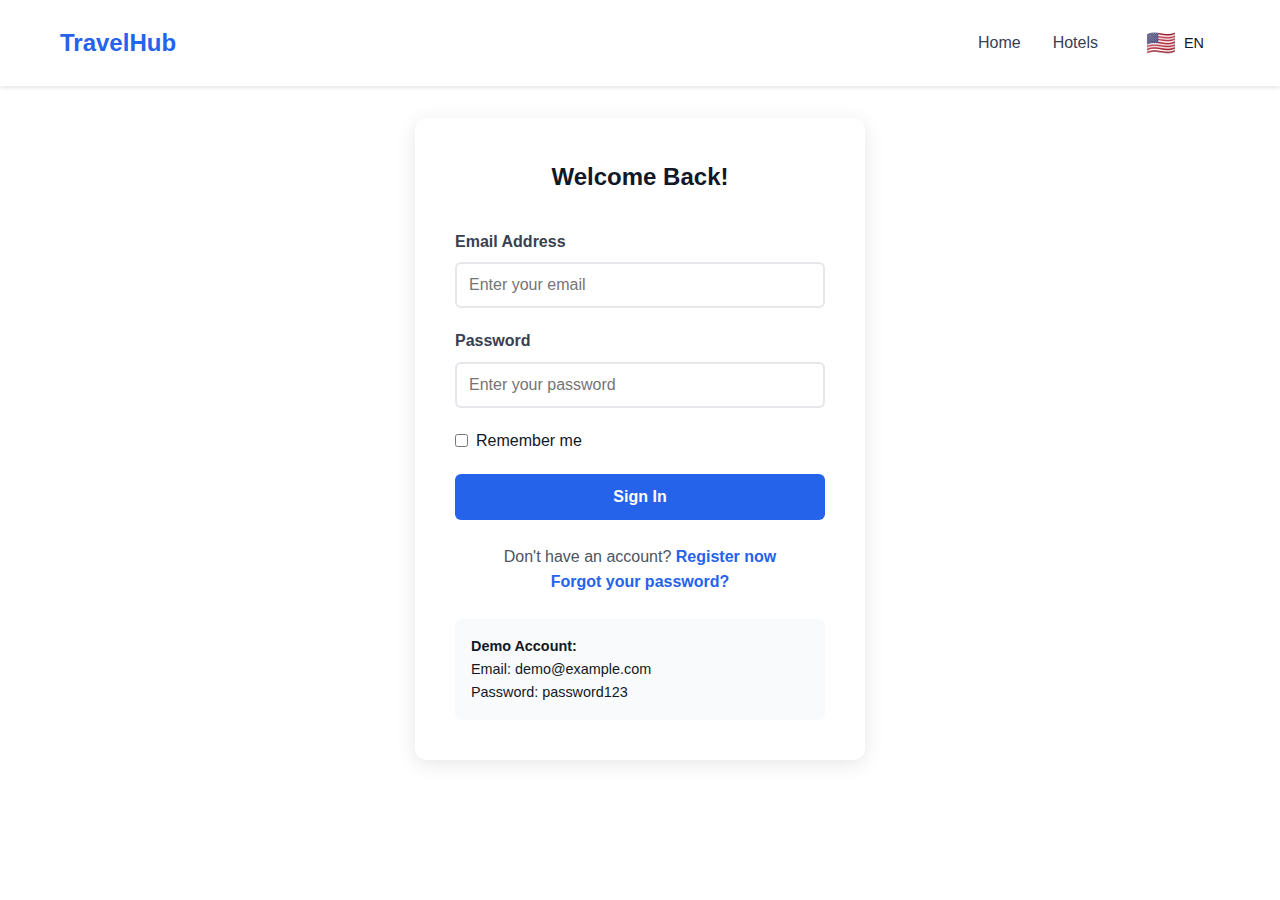
<file: bookings.html>
<!DOCTYPE html>
<html lang="en">
<head>
    <meta charset="UTF-8">
    <meta name="viewport" content="width=device-width, initial-scale=1.0">
    <title>My Bookings - TravelHub</title>
    <link rel="stylesheet" href="css/style.css">
    <style>
        .bookings-page { padding: 2rem 0; min-height: 60vh; }
        .tabs { display: flex; gap: 0.5rem; margin-bottom: 2rem; border-bottom: 2px solid var(--gray-200); }
        .tab { padding: 0.75rem 1.5rem; background: none; border: none; font-size: 1rem; font-weight: 600; color: var(--gray-600); cursor: pointer; border-bottom: 3px solid transparent; transition: all 0.3s; }
        .tab.active { color: var(--primary-color); border-bottom-color: var(--primary-color); }
        .booking-card { background: white; padding: 1.5rem; border-radius: 12px; box-shadow: 0 2px 8px rgba(0,0,0,0.08); margin-bottom: 1.5rem; display: grid; grid-template-columns: 250px 1fr auto; gap: 1.5rem; align-items: center; }
        .booking-image { width: 100%; height: 180px; object-fit: cover; border-radius: 8px; }
        .booking-actions { display: flex; flex-direction: column; gap: 0.75rem; }
        .status-badge { display: inline-block; padding: 0.25rem 0.75rem; border-radius: 20px; font-size: 0.85rem; font-weight: 600; }
        .status-confirmed { background: #D1FAE5; color: #065F46; }
        .status-cancelled { background: #FEE2E2; color: #991B1B; }
        .status-completed { background: #DBEAFE; color: #1E40AF; }
        .empty-state { text-align: center; padding: 4rem 2rem; color: var(--gray-600); }

        @media (max-width: 768px) {
            .booking-card { grid-template-columns: 1fr; }
        }
    </style>
</head>
<body>
    <!-- Header & Navigation -->
    <header>
        <div class="container">
            <nav>
                <a href="index.html" class="logo">TravelHub</a>
                <ul class="nav-links">
                    <li><a href="index.html">Home</a></li>
                    <li><a href="search.html">Hotels</a></li>
                    <li><a href="#" class="hidden" id="my-bookings-link">My Bookings</a></li>
                    <li id="auth-buttons">
                        <a href="signin.html" class="btn btn-outline">Sign In</a>
                    </li>
                    <li class="user-menu hidden" id="user-menu">
                        <img src="https://i.pravatar.cc/150?img=33" alt="User" class="user-avatar" id="user-avatar">
                    </li>
                </ul>
            </nav>
        </div>
    </header>

    <!-- Bookings Page -->
    <div class="bookings-page">
        <div class="container">
            <h1 style="margin-bottom: 2rem;">My Bookings</h1>

            <!-- Tabs -->
            <div class="tabs">
                <button class="tab active" data-tab="upcoming">Upcoming</button>
                <button class="tab" data-tab="past">Past</button>
                <button class="tab" data-tab="cancelled">Cancelled</button>
            </div>

            <!-- Bookings List -->
            <div id="bookings-container">
                <!-- Bookings will be loaded here -->
            </div>
        </div>
    </div>

    <script src="js/i18n.js"></script>
    <script src="js/main.js"></script>
    <script>
        let allBookings = [];
        let currentTab = 'upcoming';

        document.addEventListener('DOMContentLoaded', function() {
            if (!isLoggedIn()) {
                alert('Please sign in to view your bookings');
                window.location.href = 'signin.html';
                return;
            }

            // Load bookings
            allBookings = JSON.parse(localStorage.getItem('userBookings') || '[]');

            // Setup tabs
            document.querySelectorAll('.tab').forEach(tab => {
                tab.addEventListener('click', function() {
                    document.querySelectorAll('.tab').forEach(t => t.classList.remove('active'));
                    this.classList.add('active');
                    currentTab = this.dataset.tab;
                    renderBookings();
                });
            });

            renderBookings();
        });

        function renderBookings() {
            const container = document.getElementById('bookings-container');
            const today = new Date().toISOString().split('T')[0];

            let filteredBookings = allBookings.filter(booking => {
                if (currentTab === 'upcoming') {
                    return booking.status === 'confirmed' && booking.check_in >= today;
                } else if (currentTab === 'past') {
                    return booking.status === 'confirmed' && booking.check_out < today;
                } else if (currentTab === 'cancelled') {
                    return booking.status === 'cancelled';
                }
                return false;
            });

            if (filteredBookings.length === 0) {
                container.innerHTML = `
                    <div class="empty-state">
                        <div style="font-size: 4rem; margin-bottom: 1rem;">📅</div>
                        <h3>No ${currentTab} bookings</h3>
                        <p style="margin-top: 0.5rem;">Your ${currentTab} bookings will appear here</p>
                        <a href="search.html" class="btn btn-primary" style="margin-top: 1.5rem;">Find Hotels</a>
                    </div>
                `;
                return;
            }

            container.innerHTML = '';

            filteredBookings.forEach(booking => {
                const card = document.createElement('div');
                card.className = 'booking-card';

                const statusClass = booking.status === 'confirmed' ? 'status-confirmed' :
                                  booking.status === 'cancelled' ? 'status-cancelled' : 'status-completed';

                const canCancel = currentTab === 'upcoming' && booking.status === 'confirmed';
                const canReview = currentTab === 'past' && !hasReviewForBooking(booking.booking_reference);

                card.innerHTML = `
                    <img src="${booking.hotel_image}" alt="${booking.hotel_name}" class="booking-image">
                    <div>
                        <div style="display: flex; align-items: center; gap: 1rem; margin-bottom: 0.5rem;">
                            <span class="status-badge ${statusClass}">${booking.status.toUpperCase()}</span>
                            <span style="color: var(--gray-600); font-size: 0.9rem;">Ref: ${booking.booking_reference}</span>
                        </div>
                        <h3 style="margin-bottom: 0.25rem;">${booking.hotel_name}</h3>
                        <p style="color: var(--gray-600); margin-bottom: 1rem;">${booking.hotel_location}</p>
                        <div style="display: grid; grid-template-columns: repeat(auto-fit, minmax(150px, 1fr)); gap: 0.75rem; font-size: 0.9rem;">
                            <div>
                                <div style="color: var(--gray-600);">Check-in</div>
                                <strong>${formatDate(booking.check_in)}</strong>
                            </div>
                            <div>
                                <div style="color: var(--gray-600);">Check-out</div>
                                <strong>${formatDate(booking.check_out)}</strong>
                            </div>
                            <div>
                                <div style="color: var(--gray-600);">Guests</div>
                                <strong>${booking.guests} guest${booking.guests > 1 ? 's' : ''}</strong>
                            </div>
                            <div>
                                <div style="color: var(--gray-600);">Total</div>
                                <strong style="color: var(--primary-color);">$${Math.round(booking.total)}</strong>
                            </div>
                        </div>
                    </div>
                    <div class="booking-actions">
                        <a href="hotel.html?id=${booking.hotel_id}" class="btn btn-secondary" style="text-align: center;">View Hotel</a>
                        ${canCancel ? `<button class="btn btn-outline" style="border-color: var(--danger-color); color: var(--danger-color);" onclick="cancelBooking('${booking.booking_reference}')">Cancel Booking</button>` : ''}
                        ${canReview ? `<a href="write-review.html?booking=${booking.booking_reference}" class="btn btn-primary" style="text-align: center;">Write Review</a>` : ''}
                    </div>
                `;

                container.appendChild(card);
            });
        }

        function cancelBooking(reference) {
            if (!confirm('Are you sure you want to cancel this booking?')) {
                return;
            }

            allBookings = allBookings.map(booking => {
                if (booking.booking_reference === reference) {
                    return { ...booking, status: 'cancelled' };
                }
                return booking;
            });

            localStorage.setItem('userBookings', JSON.stringify(allBookings));
            renderBookings();

            alert('Booking cancelled successfully. Refund will be processed within 5-7 business days.');
        }

        function hasReviewForBooking(reference) {
            // Check if user has already reviewed this booking
            const reviews = JSON.parse(localStorage.getItem('userReviews') || '[]');
            return reviews.some(r => r.booking_reference === reference);
        }

        window.cancelBooking = cancelBooking;
    </script>
</body>
</html>
</file>
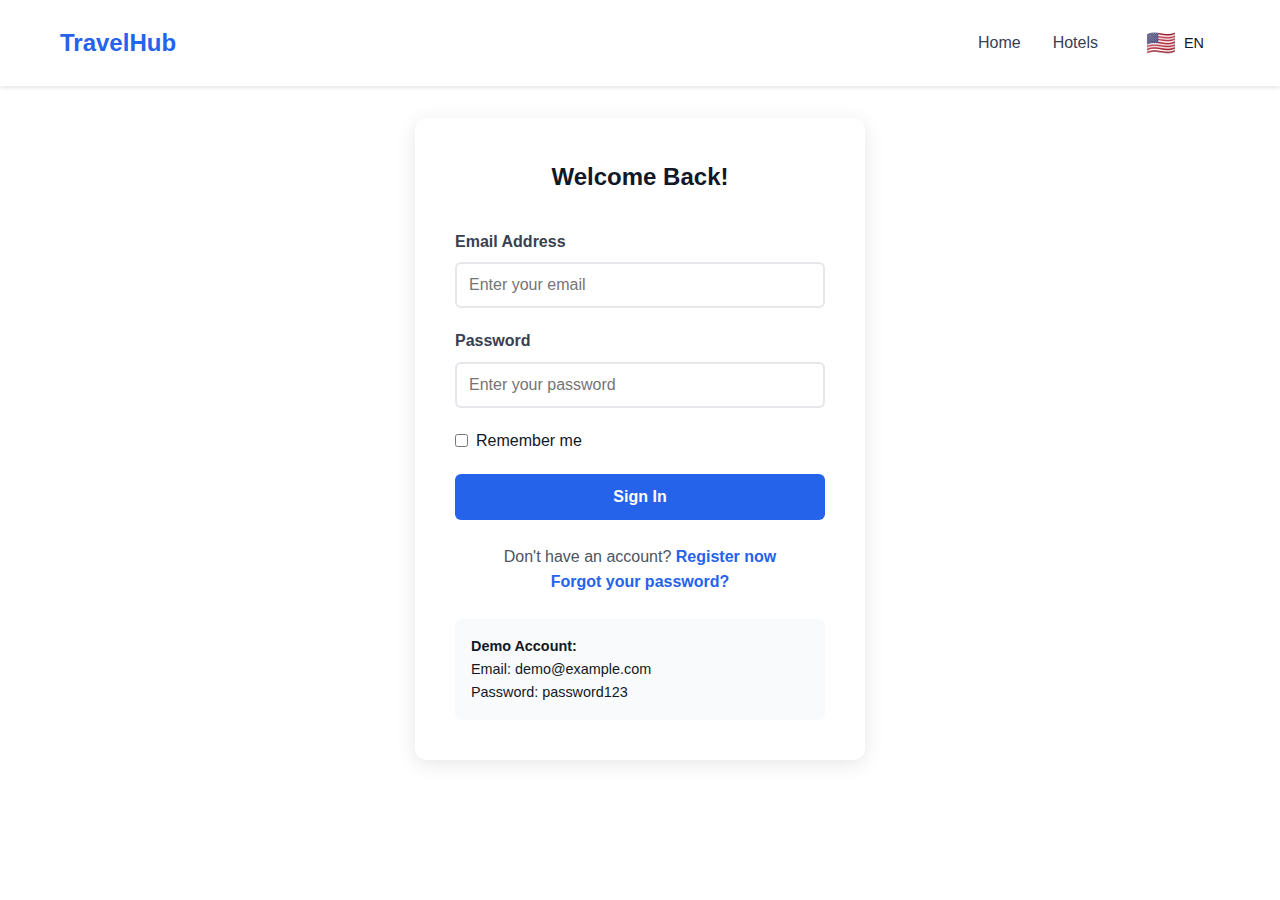
<file: checkout.html>
<!DOCTYPE html>
<html lang="en">
<head>
    <meta charset="UTF-8">
    <meta name="viewport" content="width=device-width, initial-scale=1.0">
    <title>Checkout - TravelHub</title>
    <link rel="stylesheet" href="css/style.css">
    <style>
        .checkout-page { padding: 2rem 0; }
        .checkout-layout { display: grid; grid-template-columns: 1fr 400px; gap: 2rem; }
        .progress-indicator { display: flex; justify-content: center; align-items: center; margin-bottom: 2rem; }
        .progress-step { display: flex; align-items: center; }
        .step-circle { width: 40px; height: 40px; border-radius: 50%; background: var(--gray-300); color: white; display: flex; align-items: center; justify-content: center; font-weight: 700; }
        .step-circle.active { background: var(--primary-color); }
        .step-circle.completed { background: var(--success-color); }
        .step-line { width: 80px; height: 2px; background: var(--gray-300); margin: 0 0.5rem; }
        .checkout-section { background: white; padding: 2rem; border-radius: 12px; box-shadow: 0 2px 8px rgba(0,0,0,0.08); margin-bottom: 1.5rem; }
        .booking-summary { background: white; padding: 1.5rem; border-radius: 12px; box-shadow: 0 2px 8px rgba(0,0,0,0.08); position: sticky; top: 100px; }

        @media (max-width: 968px) {
            .checkout-layout { grid-template-columns: 1fr; }
            .booking-summary { position: static; }
        }
    </style>
</head>
<body>
    <!-- Header & Navigation -->
    <header>
        <div class="container">
            <nav>
                <a href="index.html" class="logo">TravelHub</a>
                <ul class="nav-links">
                    <li><a href="index.html">Home</a></li>
                    <li><a href="search.html">Hotels</a></li>
                </ul>
            </nav>
        </div>
    </header>

    <!-- Checkout Page -->
    <div class="checkout-page">
        <div class="container">
            <!-- Progress Indicator -->
            <div class="progress-indicator">
                <div class="progress-step">
                    <div class="step-circle active">1</div>
                </div>
                <div class="step-line"></div>
                <div class="progress-step">
                    <div class="step-circle">2</div>
                </div>
                <div class="step-line"></div>
                <div class="progress-step">
                    <div class="step-circle">3</div>
                </div>
            </div>

            <div class="checkout-layout">
                <!-- Main Content -->
                <div>
                    <!-- Guest Details -->
                    <div class="checkout-section">
                        <h2 style="margin-bottom: 1.5rem;">Guest Details</h2>
                        <form id="checkout-form">
                            <div style="display: grid; grid-template-columns: 1fr 1fr; gap: 1rem;">
                                <div class="form-group-full">
                                    <label>First Name</label>
                                    <input type="text" id="guest-first-name" required>
                                </div>
                                <div class="form-group-full">
                                    <label>Last Name</label>
                                    <input type="text" id="guest-last-name" required>
                                </div>
                            </div>
                            <div class="form-group-full">
                                <label>Email Address</label>
                                <input type="email" id="guest-email" required>
                            </div>
                            <div class="form-group-full">
                                <label>Phone Number</label>
                                <input type="tel" id="guest-phone" required>
                            </div>
                            <div class="form-group-full">
                                <label>Special Requests (Optional)</label>
                                <textarea id="special-requests" rows="3" style="width: 100%; padding: 0.75rem; border: 2px solid var(--gray-200); border-radius: 6px; font-family: inherit; resize: vertical;" placeholder="Any special requirements?"></textarea>
                            </div>
                        </form>
                    </div>

                    <!-- Payment Information -->
                    <div class="checkout-section">
                        <h2 style="margin-bottom: 1.5rem;">Payment Information</h2>
                        <div class="form-group-full">
                            <label>Card Number</label>
                            <input type="text" id="card-number" placeholder="1234 5678 9012 3456" maxlength="19" required>
                        </div>
                        <div style="display: grid; grid-template-columns: 1fr 1fr 1fr; gap: 1rem;">
                            <div class="form-group-full">
                                <label>Expiry Month</label>
                                <select id="card-month" required>
                                    <option value="">MM</option>
                                    <option value="01">01</option>
                                    <option value="02">02</option>
                                    <option value="03">03</option>
                                    <option value="04">04</option>
                                    <option value="05">05</option>
                                    <option value="06">06</option>
                                    <option value="07">07</option>
                                    <option value="08">08</option>
                                    <option value="09">09</option>
                                    <option value="10">10</option>
                                    <option value="11">11</option>
                                    <option value="12">12</option>
                                </select>
                            </div>
                            <div class="form-group-full">
                                <label>Expiry Year</label>
                                <select id="card-year" required>
                                    <option value="">YYYY</option>
                                    <option value="2025">2025</option>
                                    <option value="2026">2026</option>
                                    <option value="2027">2027</option>
                                    <option value="2028">2028</option>
                                    <option value="2029">2029</option>
                                    <option value="2030">2030</option>
                                </select>
                            </div>
                            <div class="form-group-full">
                                <label>CVV</label>
                                <input type="text" id="card-cvv" placeholder="123" maxlength="3" required>
                            </div>
                        </div>
                        <div style="display: flex; gap: 1rem; margin-top: 1rem; justify-content: center;">
                            <img src="https://upload.wikimedia.org/wikipedia/commons/0/04/Visa.svg" alt="Visa" style="height: 30px;">
                            <img src="https://upload.wikimedia.org/wikipedia/commons/2/2a/Mastercard-logo.svg" alt="Mastercard" style="height: 30px;">
                            <img src="https://upload.wikimedia.org/wikipedia/commons/f/fa/American_Express_logo_%282018%29.svg" alt="Amex" style="height: 30px;">
                        </div>
                    </div>

                    <button type="button" class="btn btn-primary btn-full" id="complete-booking-btn" style="padding: 1rem; font-size: 1.1rem;">Complete Booking</button>
                    <p style="text-align: center; color: var(--gray-600); margin-top: 1rem; font-size: 0.9rem;">🔒 Your payment information is secure and encrypted</p>
                </div>

                <!-- Booking Summary -->
                <aside>
                    <div class="booking-summary">
                        <h3 style="margin-bottom: 1rem;">Booking Summary</h3>
                        <img src="" alt="Hotel" id="summary-image" style="width: 100%; height: 200px; object-fit: cover; border-radius: 8px; margin-bottom: 1rem;">
                        <h4 id="summary-hotel-name" style="margin-bottom: 0.25rem;"></h4>
                        <p id="summary-location" style="color: var(--gray-600); font-size: 0.9rem; margin-bottom: 1rem;"></p>

                        <div style="background: var(--gray-50); padding: 1rem; border-radius: 8px; margin-bottom: 1rem;">
                            <div style="display: flex; justify-content: space-between; margin-bottom: 0.5rem; font-size: 0.9rem;">
                                <span>Check-in:</span>
                                <strong id="summary-checkin"></strong>
                            </div>
                            <div style="display: flex; justify-content: space-between; margin-bottom: 0.5rem; font-size: 0.9rem;">
                                <span>Check-out:</span>
                                <strong id="summary-checkout"></strong>
                            </div>
                            <div style="display: flex; justify-content: space-between; margin-bottom: 0.5rem; font-size: 0.9rem;">
                                <span>Guests:</span>
                                <strong id="summary-guests"></strong>
                            </div>
                            <div style="display: flex; justify-content: space-between; font-size: 0.9rem;">
                                <span>Room:</span>
                                <strong id="summary-room"></strong>
                            </div>
                        </div>

                        <div style="padding: 1rem 0; border-top: 2px solid var(--gray-200); border-bottom: 2px solid var(--gray-200);">
                            <div style="display: flex; justify-content: space-between; margin-bottom: 0.5rem;">
                                <span id="summary-calculation"></span>
                                <span id="summary-subtotal"></span>
                            </div>
                            <div style="display: flex; justify-content: space-between; color: var(--gray-600); font-size: 0.9rem;">
                                <span>Taxes & fees</span>
                                <span id="summary-taxes"></span>
                            </div>
                        </div>

                        <div style="display: flex; justify-content: space-between; margin-top: 1rem; font-size: 1.25rem; font-weight: 700;">
                            <span>Total</span>
                            <span id="summary-total" style="color: var(--primary-color);"></span>
                        </div>
                    </div>
                </aside>
            </div>
        </div>
    </div>

    <script src="js/i18n.js"></script>
    <script src="js/main.js"></script>
    <script src="js/checkout.js"></script>
</body>
</html>
</file>
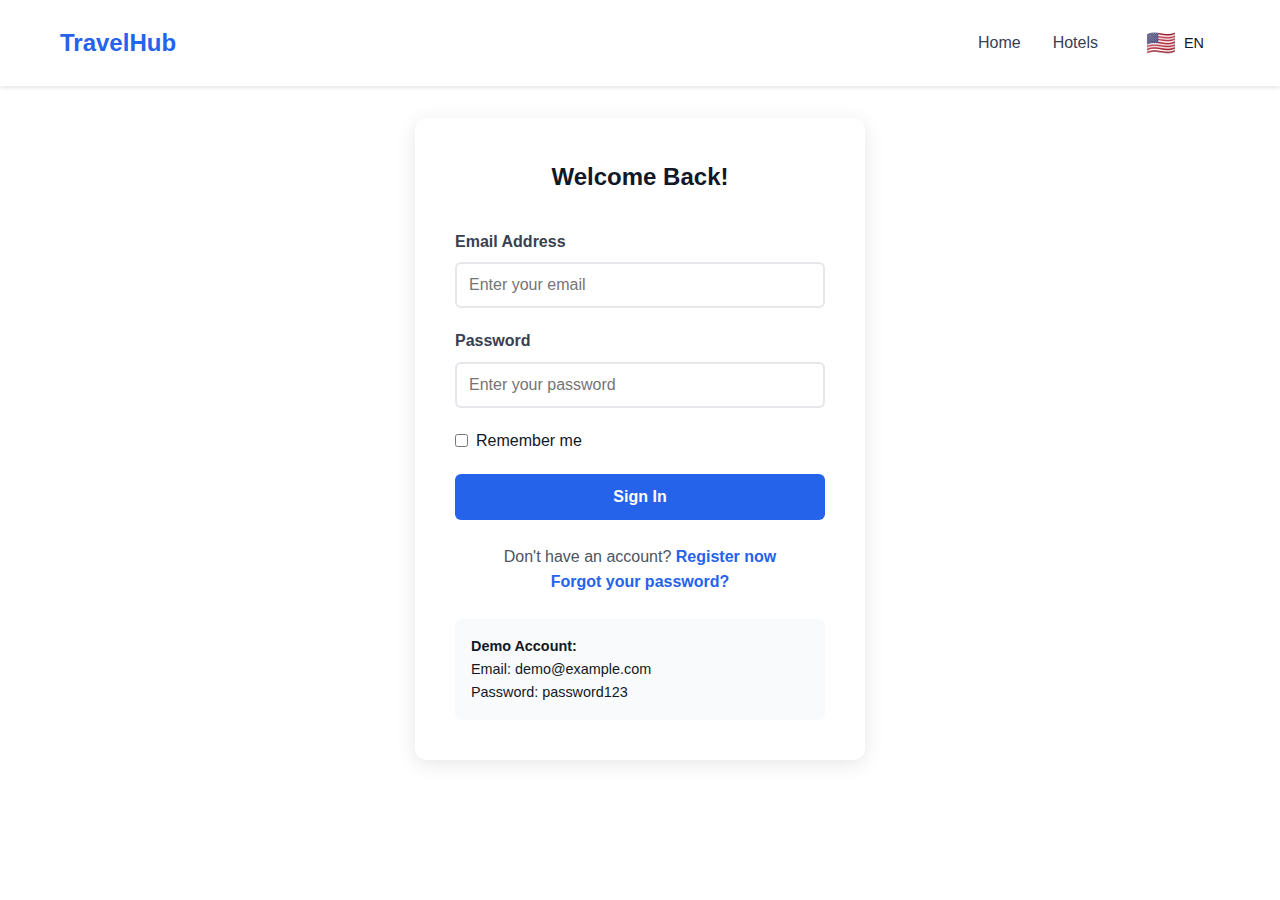
<file: my-reviews.html>
<!DOCTYPE html>
<html lang="en">
<head>
    <meta charset="UTF-8">
    <meta name="viewport" content="width=device-width, initial-scale=1.0">
    <title>My Reviews - TravelHub</title>
    <link rel="stylesheet" href="css/style.css">
    <style>
        .reviews-page { padding: 2rem 0; min-height: 60vh; }
        .empty-state { text-align: center; padding: 4rem 2rem; color: var(--gray-600); }
    </style>
</head>
<body>
    <!-- Header & Navigation -->
    <header>
        <div class="container">
            <nav>
                <a href="index.html" class="logo">TravelHub</a>
                <ul class="nav-links">
                    <li><a href="index.html">Home</a></li>
                    <li><a href="search.html">Hotels</a></li>
                    <li><a href="#" class="hidden" id="my-bookings-link">My Bookings</a></li>
                    <li id="auth-buttons">
                        <a href="signin.html" class="btn btn-outline">Sign In</a>
                    </li>
                    <li class="user-menu hidden" id="user-menu">
                        <img src="https://i.pravatar.cc/150?img=33" alt="User" class="user-avatar" id="user-avatar">
                    </li>
                </ul>
            </nav>
        </div>
    </header>

    <!-- My Reviews Page -->
    <div class="reviews-page">
        <div class="container">
            <h1 style="margin-bottom: 2rem;">My Reviews</h1>

            <div id="reviews-container">
                <!-- Reviews will be loaded here -->
            </div>
        </div>
    </div>

    <script src="js/i18n.js"></script>
    <script src="js/main.js"></script>
    <script>
        document.addEventListener('DOMContentLoaded', function() {
            if (!isLoggedIn()) {
                alert('Please sign in to view your reviews');
                window.location.href = 'signin.html';
                return;
            }

            const reviews = JSON.parse(localStorage.getItem('userReviews') || '[]');
            const container = document.getElementById('reviews-container');

            if (reviews.length === 0) {
                container.innerHTML = `
                    <div class="empty-state">
                        <div style="font-size: 4rem; margin-bottom: 1rem;">✍️</div>
                        <h3>No reviews yet</h3>
                        <p style="margin-top: 0.5rem;">Share your experiences with other travelers</p>
                        <a href="bookings.html" class="btn btn-primary" style="margin-top: 1.5rem;">View My Bookings</a>
                    </div>
                `;
                return;
            }

            reviews.reverse().forEach(review => {
                const card = document.createElement('div');
                card.className = 'review-card';
                card.innerHTML = `
                    <div style="display: flex; justify-content: space-between; align-items: start; margin-bottom: 1rem;">
                        <div>
                            <h3 style="margin-bottom: 0.25rem;">${review.title}</h3>
                            <p style="color: var(--gray-600); font-size: 0.9rem;">Hotel ID: ${review.hotel_id} • ${formatDate(review.date)}</p>
                        </div>
                        <div class="stars" style="color: var(--secondary-color); font-size: 1.25rem;">${getStarRating(review.overall_rating)}</div>
                    </div>

                    <div style="display: grid; grid-template-columns: repeat(4, 1fr); gap: 1rem; margin-bottom: 1rem; font-size: 0.85rem;">
                        <div>
                            <span style="color: var(--gray-600);">Cleanliness:</span>
                            <span style="color: var(--secondary-color);">${getStarRating(review.cleanliness_rating)}</span>
                        </div>
                        <div>
                            <span style="color: var(--gray-600);">Location:</span>
                            <span style="color: var(--secondary-color);">${getStarRating(review.location_rating)}</span>
                        </div>
                        <div>
                            <span style="color: var(--gray-600);">Service:</span>
                            <span style="color: var(--secondary-color);">${getStarRating(review.service_rating)}</span>
                        </div>
                        <div>
                            <span style="color: var(--gray-600);">Value:</span>
                            <span style="color: var(--secondary-color);">${getStarRating(review.value_rating)}</span>
                        </div>
                    </div>

                    <p style="color: var(--gray-700); line-height: 1.6; margin-bottom: 1rem;">${review.content}</p>

                    <div style="display: flex; justify-content: space-between; align-items: center; padding-top: 1rem; border-top: 1px solid var(--gray-200);">
                        <span style="color: var(--success-color); font-size: 0.85rem;">✓ Verified Stay</span>
                        <button class="btn btn-outline" onclick="deleteReview(${review.id})" style="padding: 0.5rem 1rem; font-size: 0.9rem; border-color: var(--danger-color); color: var(--danger-color);">Delete</button>
                    </div>
                `;
                container.appendChild(card);
            });
        });

        function deleteReview(reviewId) {
            if (!confirm('Are you sure you want to delete this review?')) {
                return;
            }

            let reviews = JSON.parse(localStorage.getItem('userReviews') || '[]');
            reviews = reviews.filter(r => r.id !== reviewId);
            localStorage.setItem('userReviews', JSON.stringify(reviews));

            window.location.reload();
        }

        window.deleteReview = deleteReview;
    </script>
</body>
</html>
</file>
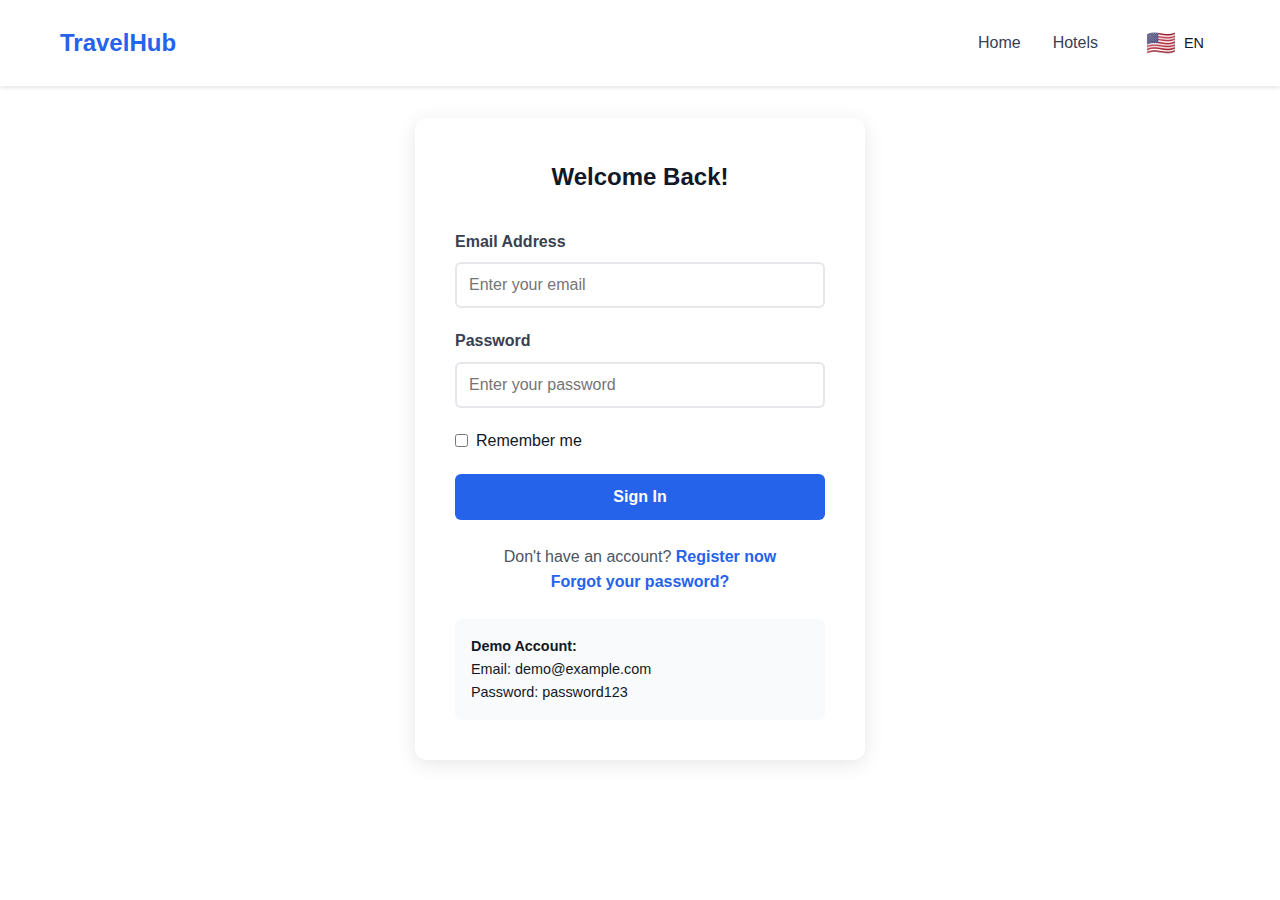
<file: profile.html>
<!DOCTYPE html>
<html lang="en">
<head>
    <meta charset="UTF-8">
    <meta name="viewport" content="width=device-width, initial-scale=1.0">
    <title>My Profile - TravelHub</title>
    <link rel="stylesheet" href="css/style.css">
    <style>
        .profile-page { padding: 2rem 0; min-height: 60vh; }
        .profile-layout { display: grid; grid-template-columns: 300px 1fr; gap: 2rem; }
        .profile-sidebar { background: white; padding: 2rem; border-radius: 12px; box-shadow: 0 2px 8px rgba(0,0,0,0.08); height: fit-content; }
        .profile-avatar-large { width: 150px; height: 150px; border-radius: 50%; margin: 0 auto 1rem; display: block; border: 4px solid var(--gray-200); }
        .profile-section { background: white; padding: 2rem; border-radius: 12px; box-shadow: 0 2px 8px rgba(0,0,0,0.08); margin-bottom: 1.5rem; }

        @media (max-width: 768px) {
            .profile-layout { grid-template-columns: 1fr; }
        }
    </style>
</head>
<body>
    <!-- Header & Navigation -->
    <header>
        <div class="container">
            <nav>
                <a href="index.html" class="logo">TravelHub</a>
                <ul class="nav-links">
                    <li><a href="index.html">Home</a></li>
                    <li><a href="search.html">Hotels</a></li>
                    <li><a href="#" class="hidden" id="my-bookings-link">My Bookings</a></li>
                    <li id="auth-buttons">
                        <a href="signin.html" class="btn btn-outline">Sign In</a>
                    </li>
                    <li class="user-menu hidden" id="user-menu">
                        <img src="https://i.pravatar.cc/150?img=33" alt="User" class="user-avatar" id="user-avatar">
                    </li>
                </ul>
            </nav>
        </div>
    </header>

    <!-- Profile Page -->
    <div class="profile-page">
        <div class="container">
            <h1 style="margin-bottom: 2rem;">My Profile</h1>

            <div class="profile-layout">
                <!-- Sidebar -->
                <aside class="profile-sidebar">
                    <img src="https://i.pravatar.cc/150?img=33" alt="Profile" class="profile-avatar-large" id="profile-avatar">
                    <h3 id="profile-name" style="text-align: center; margin-bottom: 0.5rem;"></h3>
                    <p id="profile-email" style="text-align: center; color: var(--gray-600); font-size: 0.9rem; margin-bottom: 1.5rem;"></p>

                    <nav style="display: flex; flex-direction: column; gap: 0.5rem;">
                        <a href="profile.html" class="btn btn-primary btn-full">My Profile</a>
                        <a href="bookings.html" class="btn btn-secondary btn-full">My Bookings</a>
                        <a href="my-reviews.html" class="btn btn-secondary btn-full">My Reviews</a>
                    </nav>
                </aside>

                <!-- Main Content -->
                <div>
                    <!-- Personal Information -->
                    <div class="profile-section">
                        <h2 style="margin-bottom: 1.5rem;">Personal Information</h2>
                        <form id="profile-form">
                            <div style="display: grid; grid-template-columns: 1fr 1fr; gap: 1rem;">
                                <div class="form-group-full">
                                    <label>First Name</label>
                                    <input type="text" id="first-name" required>
                                </div>
                                <div class="form-group-full">
                                    <label>Last Name</label>
                                    <input type="text" id="last-name" required>
                                </div>
                            </div>
                            <div class="form-group-full">
                                <label>Email Address</label>
                                <input type="email" id="email" required>
                            </div>
                            <div class="form-group-full">
                                <label>Phone Number</label>
                                <input type="tel" id="phone">
                            </div>
                            <button type="submit" class="btn btn-primary">Save Changes</button>
                        </form>
                        <div id="success-message" class="hidden" style="background: #D1FAE5; color: #065F46; padding: 0.75rem; border-radius: 6px; margin-top: 1rem;">
                            Profile updated successfully!
                        </div>
                    </div>

                    <!-- Change Password -->
                    <div class="profile-section">
                        <h2 style="margin-bottom: 1.5rem;">Change Password</h2>
                        <form id="password-form">
                            <div class="form-group-full">
                                <label>Current Password</label>
                                <input type="password" id="current-password" required>
                            </div>
                            <div class="form-group-full">
                                <label>New Password</label>
                                <input type="password" id="new-password" required minlength="8">
                            </div>
                            <div class="form-group-full">
                                <label>Confirm New Password</label>
                                <input type="password" id="confirm-password" required>
                            </div>
                            <button type="submit" class="btn btn-primary">Update Password</button>
                        </form>
                        <div id="password-error" class="hidden" style="background: #FEE2E2; color: #991B1B; padding: 0.75rem; border-radius: 6px; margin-top: 1rem;"></div>
                        <div id="password-success" class="hidden" style="background: #D1FAE5; color: #065F46; padding: 0.75rem; border-radius: 6px; margin-top: 1rem;">
                            Password updated successfully!
                        </div>
                    </div>
                </div>
            </div>
        </div>
    </div>

    <script src="js/i18n.js"></script>
    <script src="js/main.js"></script>
    <script>
        document.addEventListener('DOMContentLoaded', function() {
            if (!isLoggedIn()) {
                alert('Please sign in to view your profile');
                window.location.href = 'signin.html';
                return;
            }

            const user = getCurrentUser();

            // Populate profile
            document.getElementById('profile-avatar').src = user.profile_photo;
            document.getElementById('profile-name').textContent = `${user.first_name} ${user.last_name}`;
            document.getElementById('profile-email').textContent = user.email;

            // Populate form
            document.getElementById('first-name').value = user.first_name;
            document.getElementById('last-name').value = user.last_name;
            document.getElementById('email').value = user.email;
            document.getElementById('phone').value = user.phone || '';

            // Handle profile form submission
            document.getElementById('profile-form').addEventListener('submit', function(e) {
                e.preventDefault();

                const updatedUser = {
                    ...user,
                    first_name: document.getElementById('first-name').value,
                    last_name: document.getElementById('last-name').value,
                    email: document.getElementById('email').value,
                    phone: document.getElementById('phone').value
                };

                localStorage.setItem('currentUser', JSON.stringify(updatedUser));

                // Show success message
                const successMsg = document.getElementById('success-message');
                successMsg.classList.remove('hidden');
                setTimeout(() => successMsg.classList.add('hidden'), 3000);

                // Update displayed name
                document.getElementById('profile-name').textContent = `${updatedUser.first_name} ${updatedUser.last_name}`;
            });

            // Handle password form submission
            document.getElementById('password-form').addEventListener('submit', function(e) {
                e.preventDefault();

                const currentPassword = document.getElementById('current-password').value;
                const newPassword = document.getElementById('new-password').value;
                const confirmPassword = document.getElementById('confirm-password').value;

                const errorDiv = document.getElementById('password-error');
                const successDiv = document.getElementById('password-success');

                errorDiv.classList.add('hidden');
                successDiv.classList.add('hidden');

                if (newPassword !== confirmPassword) {
                    errorDiv.textContent = 'New passwords do not match';
                    errorDiv.classList.remove('hidden');
                    return;
                }

                if (newPassword.length < 8) {
                    errorDiv.textContent = 'Password must be at least 8 characters';
                    errorDiv.classList.remove('hidden');
                    return;
                }

                // In a real app, we would verify current password
                // For demo, just show success
                successDiv.classList.remove('hidden');
                this.reset();

                setTimeout(() => successDiv.classList.add('hidden'), 3000);
            });
        });
    </script>
</body>
</html>
</file>
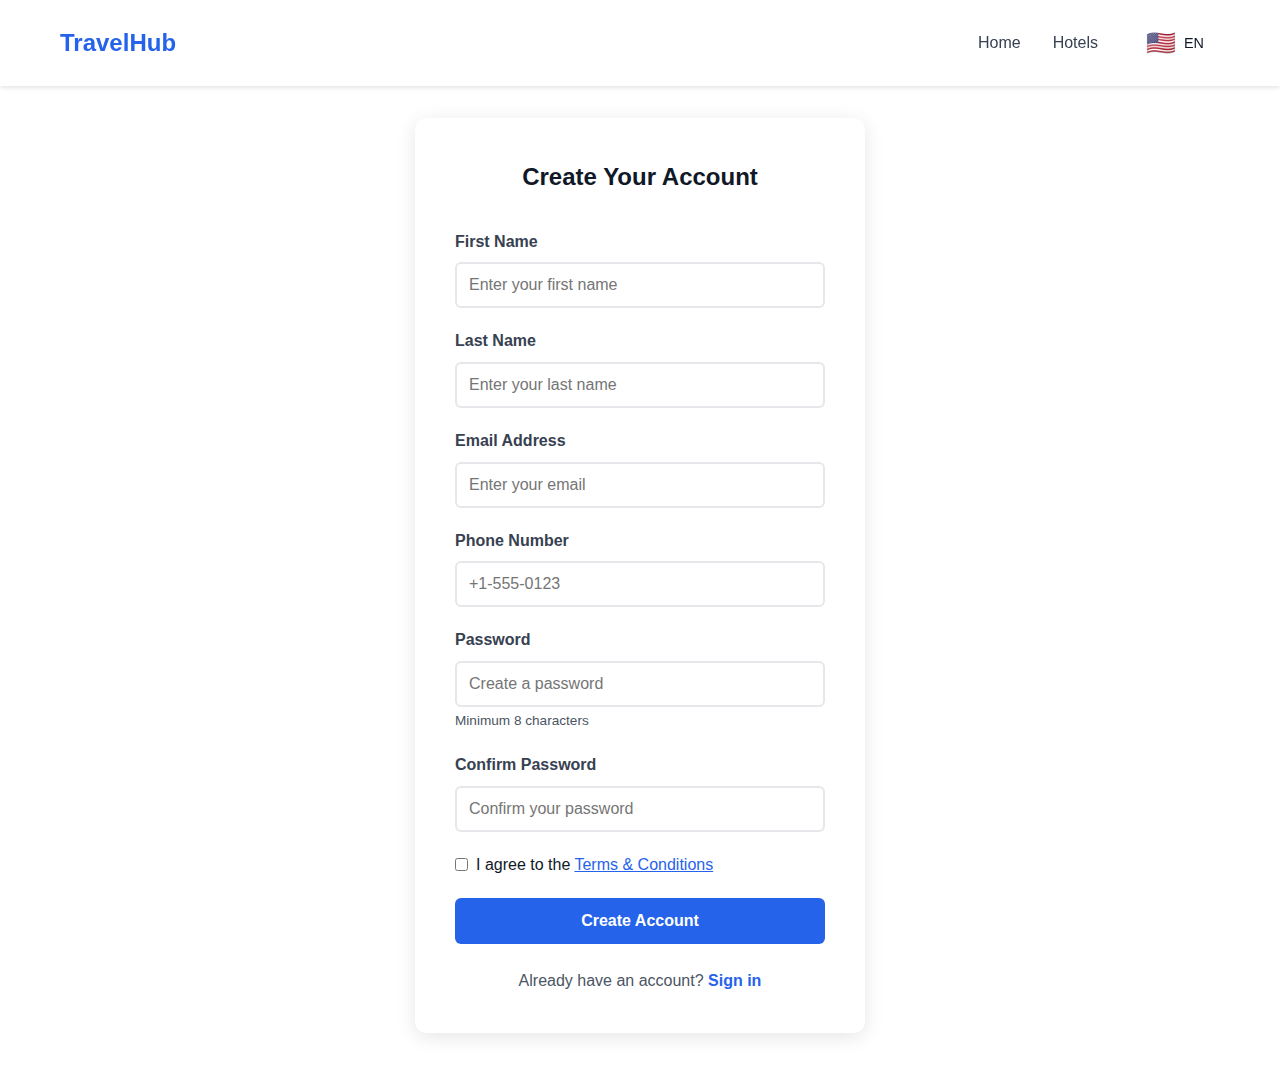
<file: register.html>
<!DOCTYPE html>
<html lang="en">
<head>
    <meta charset="UTF-8">
    <meta name="viewport" content="width=device-width, initial-scale=1.0">
    <title>Register - TravelHub</title>
    <link rel="stylesheet" href="css/style.css">
</head>
<body>
    <!-- Header & Navigation -->
    <header>
        <div class="container">
            <nav>
                <a href="index.html" class="logo">TravelHub</a>
                <ul class="nav-links">
                    <li><a href="index.html">Home</a></li>
                    <li><a href="search.html">Hotels</a></li>
                </ul>
            </nav>
        </div>
    </header>

    <!-- Registration Form -->
    <div class="auth-container">
        <div class="auth-card">
            <h2>Create Your Account</h2>
            <form id="register-form">
                <div class="form-group-full">
                    <label for="first-name">First Name</label>
                    <input type="text" id="first-name" placeholder="Enter your first name" required>
                </div>
                <div class="form-group-full">
                    <label for="last-name">Last Name</label>
                    <input type="text" id="last-name" placeholder="Enter your last name" required>
                </div>
                <div class="form-group-full">
                    <label for="email">Email Address</label>
                    <input type="email" id="email" placeholder="Enter your email" required>
                </div>
                <div class="form-group-full">
                    <label for="phone">Phone Number</label>
                    <input type="tel" id="phone" placeholder="+1-555-0123">
                </div>
                <div class="form-group-full">
                    <label for="password">Password</label>
                    <input type="password" id="password" placeholder="Create a password" required minlength="8">
                    <small style="color: var(--gray-600); font-size: 0.85rem;">Minimum 8 characters</small>
                </div>
                <div class="form-group-full">
                    <label for="confirm-password">Confirm Password</label>
                    <input type="password" id="confirm-password" placeholder="Confirm your password" required>
                </div>
                <div class="checkbox-group">
                    <input type="checkbox" id="terms" required>
                    <label for="terms" style="font-weight: normal; margin: 0;">I agree to the <a href="#" style="color: var(--primary-color);">Terms & Conditions</a></label>
                </div>
                <button type="submit" class="btn btn-primary btn-full">Create Account</button>
                <div class="auth-footer">
                    <p>Already have an account? <a href="signin.html">Sign in</a></p>
                </div>
            </form>
            <div id="error-message" class="hidden" style="background: #FEE2E2; color: #991B1B; padding: 0.75rem; border-radius: 6px; margin-top: 1rem; text-align: center;"></div>
        </div>
    </div>

    <script src="js/i18n.js"></script>
    <script src="js/main.js"></script>
    <script src="js/auth.js"></script>
</body>
</html>
</file>
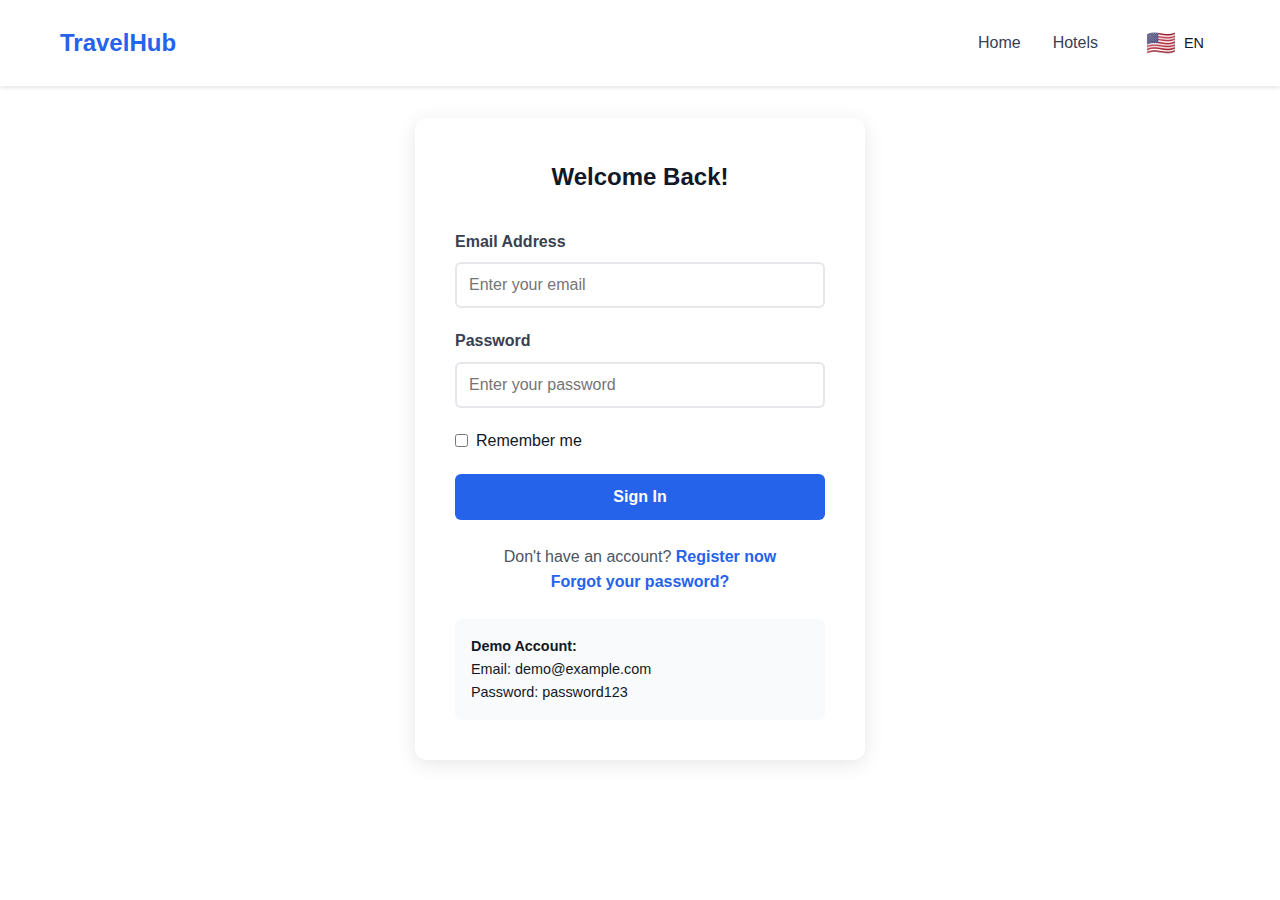
<file: signin.html>
<!DOCTYPE html>
<html lang="en">
<head>
    <meta charset="UTF-8">
    <meta name="viewport" content="width=device-width, initial-scale=1.0">
    <title>Sign In - TravelHub</title>
    <link rel="stylesheet" href="css/style.css">
</head>
<body>
    <!-- Header & Navigation -->
    <header>
        <div class="container">
            <nav>
                <a href="index.html" class="logo">TravelHub</a>
                <ul class="nav-links">
                    <li><a href="index.html">Home</a></li>
                    <li><a href="search.html">Hotels</a></li>
                </ul>
            </nav>
        </div>
    </header>

    <!-- Sign In Form -->
    <div class="auth-container">
        <div class="auth-card">
            <h2>Welcome Back!</h2>
            <form id="signin-form">
                <div class="form-group-full">
                    <label for="email">Email Address</label>
                    <input type="email" id="email" placeholder="Enter your email" required>
                </div>
                <div class="form-group-full">
                    <label for="password">Password</label>
                    <input type="password" id="password" placeholder="Enter your password" required>
                </div>
                <div class="checkbox-group">
                    <input type="checkbox" id="remember">
                    <label for="remember" style="font-weight: normal; margin: 0;">Remember me</label>
                </div>
                <button type="submit" class="btn btn-primary btn-full">Sign In</button>
                <div class="auth-footer">
                    <p>Don't have an account? <a href="register.html">Register now</a></p>
                    <p><a href="#">Forgot your password?</a></p>
                </div>
            </form>
            <div id="error-message" class="hidden" style="background: #FEE2E2; color: #991B1B; padding: 0.75rem; border-radius: 6px; margin-top: 1rem; text-align: center;"></div>
            <div style="margin-top: 1.5rem; padding: 1rem; background: var(--gray-50); border-radius: 6px; font-size: 0.9rem;">
                <strong>Demo Account:</strong><br>
                Email: demo@example.com<br>
                Password: password123
            </div>
        </div>
    </div>

    <script src="js/i18n.js"></script>
    <script src="js/main.js"></script>
    <script src="js/auth.js"></script>
</body>
</html>
</file>
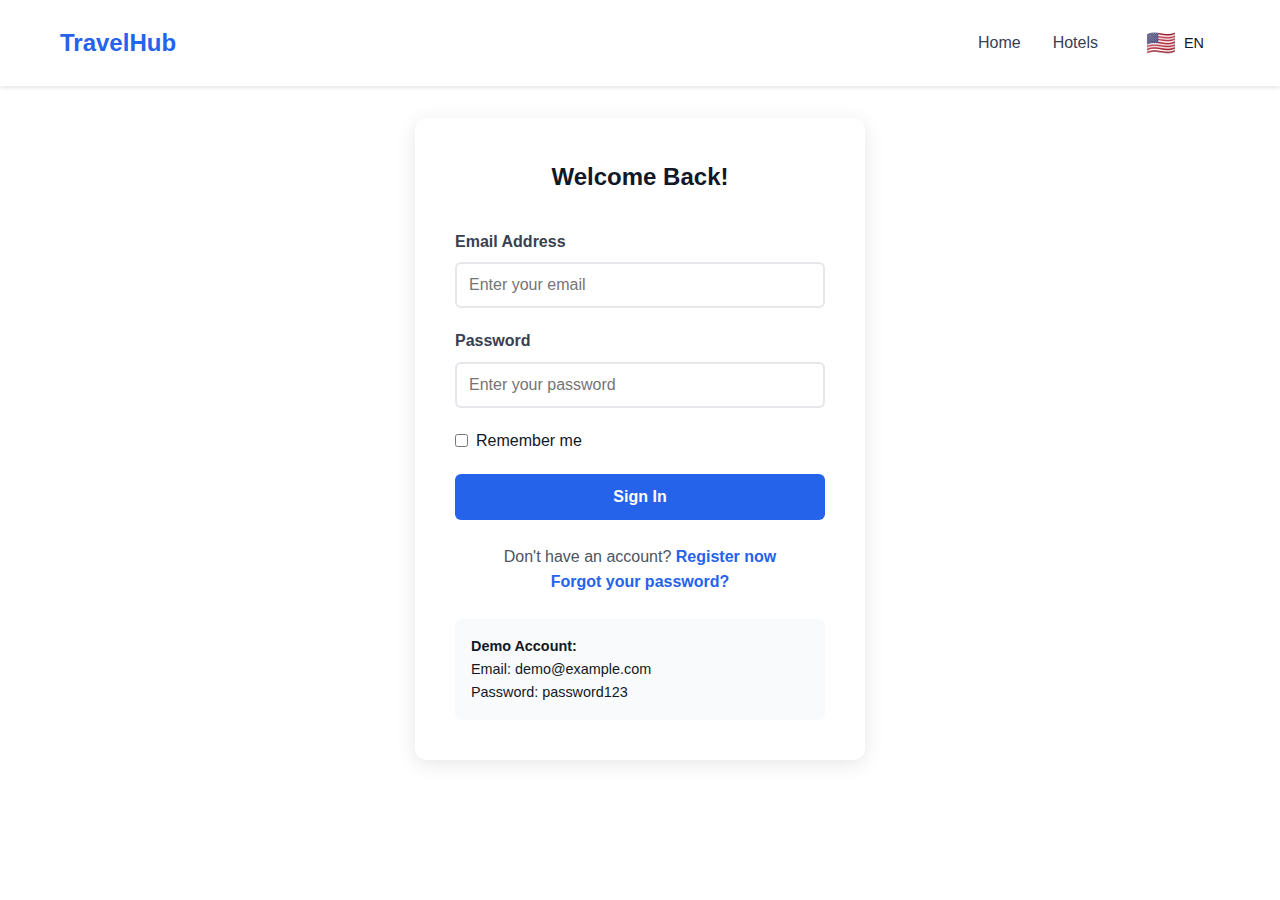
<file: write-review.html>
<!DOCTYPE html>
<html lang="en">
<head>
    <meta charset="UTF-8">
    <meta name="viewport" content="width=device-width, initial-scale=1.0">
    <title>Write Review - TravelHub</title>
    <link rel="stylesheet" href="css/style.css">
    <style>
        .review-page { padding: 2rem 0; }
        .review-form-container { max-width: 800px; margin: 0 auto; background: white; padding: 2.5rem; border-radius: 12px; box-shadow: 0 2px 8px rgba(0,0,0,0.08); }
        .hotel-info-banner { display: flex; gap: 1.5rem; padding: 1.5rem; background: var(--gray-50); border-radius: 12px; margin-bottom: 2rem; }
        .hotel-info-image { width: 150px; height: 100px; object-fit: cover; border-radius: 8px; }
        .rating-input { display: flex; gap: 1rem; align-items: center; margin-bottom: 1.5rem; }
        .star-rating { display: flex; gap: 0.25rem; font-size: 2rem; }
        .star-rating input { display: none; }
        .star-rating label { cursor: pointer; color: var(--gray-300); transition: color 0.2s; }
        .star-rating label:hover, .star-rating label:hover ~ label { color: var(--secondary-color); }
        .star-rating input:checked ~ label { color: var(--secondary-color); }
        .char-counter { text-align: right; font-size: 0.85rem; color: var(--gray-600); margin-top: 0.25rem; }
    </style>
</head>
<body>
    <!-- Header & Navigation -->
    <header>
        <div class="container">
            <nav>
                <a href="index.html" class="logo">TravelHub</a>
                <ul class="nav-links">
                    <li><a href="index.html">Home</a></li>
                    <li><a href="search.html">Hotels</a></li>
                    <li><a href="#" class="hidden" id="my-bookings-link">My Bookings</a></li>
                    <li id="auth-buttons">
                        <a href="signin.html" class="btn btn-outline">Sign In</a>
                    </li>
                    <li class="user-menu hidden" id="user-menu">
                        <img src="https://i.pravatar.cc/150?img=33" alt="User" class="user-avatar" id="user-avatar">
                    </li>
                </ul>
            </nav>
        </div>
    </header>

    <!-- Write Review Page -->
    <div class="review-page">
        <div class="container">
            <h1 style="text-align: center; margin-bottom: 2rem;">Write Your Review</h1>

            <div class="review-form-container">
                <!-- Hotel Info -->
                <div class="hotel-info-banner" id="hotel-info">
                    <img src="" alt="Hotel" class="hotel-info-image" id="hotel-image">
                    <div>
                        <h3 id="hotel-name" style="margin-bottom: 0.25rem;"></h3>
                        <p id="hotel-location" style="color: var(--gray-600); font-size: 0.9rem; margin-bottom: 0.5rem;"></p>
                        <p style="font-size: 0.85rem; color: var(--gray-600);">Stayed: <span id="stay-dates"></span></p>
                    </div>
                </div>

                <!-- Review Form -->
                <form id="review-form">
                    <!-- Overall Rating -->
                    <div class="rating-input">
                        <label style="font-weight: 600; min-width: 120px;">Overall Rating:</label>
                        <div class="star-rating" id="overall-rating">
                            <input type="radio" name="overall" id="overall-5" value="5" required>
                            <label for="overall-5">★</label>
                            <input type="radio" name="overall" id="overall-4" value="4">
                            <label for="overall-4">★</label>
                            <input type="radio" name="overall" id="overall-3" value="3">
                            <label for="overall-3">★</label>
                            <input type="radio" name="overall" id="overall-2" value="2">
                            <label for="overall-2">★</label>
                            <input type="radio" name="overall" id="overall-1" value="1">
                            <label for="overall-1">★</label>
                        </div>
                    </div>

                    <!-- Category Ratings -->
                    <div class="rating-input">
                        <label style="font-weight: 600; min-width: 120px;">Cleanliness:</label>
                        <div class="star-rating">
                            <input type="radio" name="cleanliness" id="clean-5" value="5" required>
                            <label for="clean-5">★</label>
                            <input type="radio" name="cleanliness" id="clean-4" value="4">
                            <label for="clean-4">★</label>
                            <input type="radio" name="cleanliness" id="clean-3" value="3">
                            <label for="clean-3">★</label>
                            <input type="radio" name="cleanliness" id="clean-2" value="2">
                            <label for="clean-2">★</label>
                            <input type="radio" name="cleanliness" id="clean-1" value="1">
                            <label for="clean-1">★</label>
                        </div>
                    </div>

                    <div class="rating-input">
                        <label style="font-weight: 600; min-width: 120px;">Location:</label>
                        <div class="star-rating">
                            <input type="radio" name="location" id="loc-5" value="5" required>
                            <label for="loc-5">★</label>
                            <input type="radio" name="location" id="loc-4" value="4">
                            <label for="loc-4">★</label>
                            <input type="radio" name="location" id="loc-3" value="3">
                            <label for="loc-3">★</label>
                            <input type="radio" name="location" id="loc-2" value="2">
                            <label for="loc-2">★</label>
                            <input type="radio" name="location" id="loc-1" value="1">
                            <label for="loc-1">★</label>
                        </div>
                    </div>

                    <div class="rating-input">
                        <label style="font-weight: 600; min-width: 120px;">Service:</label>
                        <div class="star-rating">
                            <input type="radio" name="service" id="serv-5" value="5" required>
                            <label for="serv-5">★</label>
                            <input type="radio" name="service" id="serv-4" value="4">
                            <label for="serv-4">★</label>
                            <input type="radio" name="service" id="serv-3" value="3">
                            <label for="serv-3">★</label>
                            <input type="radio" name="service" id="serv-2" value="2">
                            <label for="serv-2">★</label>
                            <input type="radio" name="service" id="serv-1" value="1">
                            <label for="serv-1">★</label>
                        </div>
                    </div>

                    <div class="rating-input" style="margin-bottom: 2rem;">
                        <label style="font-weight: 600; min-width: 120px;">Value for Money:</label>
                        <div class="star-rating">
                            <input type="radio" name="value" id="val-5" value="5" required>
                            <label for="val-5">★</label>
                            <input type="radio" name="value" id="val-4" value="4">
                            <label for="val-4">★</label>
                            <input type="radio" name="value" id="val-3" value="3">
                            <label for="val-3">★</label>
                            <input type="radio" name="value" id="val-2" value="2">
                            <label for="val-2">★</label>
                            <input type="radio" name="value" id="val-1" value="1">
                            <label for="val-1">★</label>
                        </div>
                    </div>

                    <!-- Review Title -->
                    <div class="form-group-full">
                        <label>Review Title</label>
                        <input type="text" id="review-title" placeholder="Summarize your experience" required maxlength="100">
                    </div>

                    <!-- Review Content -->
                    <div class="form-group-full">
                        <label>Your Review</label>
                        <textarea id="review-content" rows="8" placeholder="Share your experience with other travelers..." required minlength="50" maxlength="1000" style="width: 100%; padding: 0.75rem; border: 2px solid var(--gray-200); border-radius: 6px; font-family: inherit; resize: vertical;"></textarea>
                        <div class="char-counter"><span id="char-count">0</span>/1000 characters</div>
                    </div>

                    <div style="display: flex; gap: 1rem; margin-top: 2rem;">
                        <button type="submit" class="btn btn-primary" style="flex: 1;">Submit Review</button>
                        <a href="bookings.html" class="btn btn-secondary">Cancel</a>
                    </div>
                </form>
            </div>
        </div>
    </div>

    <script src="js/i18n.js"></script>
    <script src="js/main.js"></script>
    <script>
        let booking = null;

        document.addEventListener('DOMContentLoaded', function() {
            if (!isLoggedIn()) {
                alert('Please sign in to write a review');
                window.location.href = 'signin.html';
                return;
            }

            // Get booking reference from URL
            const urlParams = new URLSearchParams(window.location.search);
            const bookingRef = urlParams.get('booking');

            if (!bookingRef) {
                alert('No booking specified');
                window.location.href = 'bookings.html';
                return;
            }

            // Find booking
            const bookings = JSON.parse(localStorage.getItem('userBookings') || '[]');
            booking = bookings.find(b => b.booking_reference === bookingRef);

            if (!booking) {
                alert('Booking not found');
                window.location.href = 'bookings.html';
                return;
            }

            // Populate hotel info
            document.getElementById('hotel-image').src = booking.hotel_image;
            document.getElementById('hotel-name').textContent = booking.hotel_name;
            document.getElementById('hotel-location').textContent = booking.hotel_location;
            document.getElementById('stay-dates').textContent = `${formatDate(booking.check_in)} - ${formatDate(booking.check_out)}`;

            // Character counter
            const reviewContent = document.getElementById('review-content');
            const charCount = document.getElementById('char-count');

            reviewContent.addEventListener('input', function() {
                charCount.textContent = this.value.length;
            });

            // Handle form submission
            document.getElementById('review-form').addEventListener('submit', function(e) {
                e.preventDefault();

                const user = getCurrentUser();

                const review = {
                    id: Date.now(),
                    hotel_id: booking.hotel_id,
                    booking_reference: booking.booking_reference,
                    user_name: `${user.first_name} ${user.last_name}`,
                    user_photo: user.profile_photo,
                    overall_rating: parseInt(document.querySelector('input[name="overall"]:checked').value),
                    cleanliness_rating: parseInt(document.querySelector('input[name="cleanliness"]:checked').value),
                    location_rating: parseInt(document.querySelector('input[name="location"]:checked').value),
                    service_rating: parseInt(document.querySelector('input[name="service"]:checked').value),
                    value_rating: parseInt(document.querySelector('input[name="value"]:checked').value),
                    title: document.getElementById('review-title').value,
                    content: document.getElementById('review-content').value,
                    date: new Date().toISOString().split('T')[0],
                    helpful_count: 0,
                    verified: true
                };

                // Save review to localStorage
                let reviews = JSON.parse(localStorage.getItem('userReviews') || '[]');
                reviews.push(review);
                localStorage.setItem('userReviews', JSON.stringify(reviews));

                alert('Thank you for your review! It will be visible to other travelers.');
                window.location.href = 'my-reviews.html';
            });

            // Setup star ratings to work in reverse (5 to 1)
            document.querySelectorAll('.star-rating').forEach(ratingDiv => {
                const inputs = ratingDiv.querySelectorAll('input');
                const labels = ratingDiv.querySelectorAll('label');

                labels.forEach((label, index) => {
                    label.addEventListener('mouseenter', () => {
                        for (let i = index; i >= 0; i--) {
                            labels[i].style.color = 'var(--secondary-color)';
                        }
                        for (let i = index + 1; i < labels.length; i++) {
                            labels[i].style.color = 'var(--gray-300)';
                        }
                    });

                    label.addEventListener('click', () => {
                        for (let i = index; i >= 0; i--) {
                            labels[i].style.color = 'var(--secondary-color)';
                        }
                        for (let i = index + 1; i < labels.length; i++) {
                            labels[i].style.color = 'var(--gray-300)';
                        }
                    });
                });

                ratingDiv.addEventListener('mouseleave', () => {
                    const checked = ratingDiv.querySelector('input:checked');
                    if (checked) {
                        const checkedIndex = Array.from(inputs).indexOf(checked);
                        for (let i = checkedIndex; i >= 0; i--) {
                            labels[i].style.color = 'var(--secondary-color)';
                        }
                        for (let i = checkedIndex + 1; i < labels.length; i++) {
                            labels[i].style.color = 'var(--gray-300)';
                        }
                    } else {
                        labels.forEach(l => l.style.color = 'var(--gray-300)');
                    }
                });
            });
        });
    </script>
</body>
</html>
</file>
<file: css/style.css>
/* Global Styles */
* {
    margin: 0;
    padding: 0;
    box-sizing: border-box;
}

:root {
    --primary-color: #2563EB;
    --secondary-color: #F59E0B;
    --success-color: #10B981;
    --danger-color: #EF4444;
    --gray-50: #F9FAFB;
    --gray-100: #F3F4F6;
    --gray-200: #E5E7EB;
    --gray-300: #D1D5DB;
    --gray-600: #4B5563;
    --gray-700: #374151;
    --gray-900: #111827;
}

body {
    font-family: -apple-system, BlinkMacSystemFont, 'Segoe UI', Roboto, 'Helvetica Neue', Arial, sans-serif;
    font-size: 16px;
    line-height: 1.6;
    color: var(--gray-900);
    background-color: #fff;
}

.container {
    max-width: 1200px;
    margin: 0 auto;
    padding: 0 20px;
}

/* Header & Navigation */
header {
    background: #fff;
    box-shadow: 0 2px 4px rgba(0,0,0,0.1);
    position: sticky;
    top: 0;
    z-index: 1000;
}

nav {
    display: flex;
    justify-content: space-between;
    align-items: center;
    padding: 1rem 0;
}

.logo {
    font-size: 1.5rem;
    font-weight: bold;
    color: var(--primary-color);
    text-decoration: none;
}

.nav-links {
    display: flex;
    list-style: none;
    gap: 2rem;
    align-items: center;
}

.nav-links a {
    text-decoration: none;
    color: var(--gray-700);
    font-weight: 500;
    transition: color 0.3s;
}

.nav-links a:hover {
    color: var(--primary-color);
}

.user-menu {
    position: relative;
}

.user-avatar {
    width: 40px;
    height: 40px;
    border-radius: 50%;
    cursor: pointer;
    border: 2px solid var(--gray-200);
}

.btn {
    padding: 0.625rem 1.25rem;
    border-radius: 6px;
    border: none;
    font-weight: 600;
    cursor: pointer;
    text-decoration: none;
    display: inline-block;
    transition: all 0.3s;
    font-size: 0.95rem;
}

.btn-primary {
    background-color: var(--primary-color);
    color: white;
}

.btn-primary:hover {
    background-color: #1D4ED8;
}

.btn-secondary {
    background-color: var(--gray-100);
    color: var(--gray-700);
}

.btn-secondary:hover {
    background-color: var(--gray-200);
}

.btn-outline {
    background-color: transparent;
    border: 2px solid var(--primary-color);
    color: var(--primary-color);
}

.btn-outline:hover {
    background-color: var(--primary-color);
    color: white;
}

/* Hero Section */
.hero {
    background: linear-gradient(rgba(0,0,0,0.4), rgba(0,0,0,0.4)),
                url('https://images.unsplash.com/photo-1488646953014-85cb44e25828?w=1600') center/cover;
    color: white;
    padding: 5rem 0;
    text-align: center;
}

.hero h1 {
    font-size: 3rem;
    margin-bottom: 1rem;
    font-weight: 700;
}

.hero p {
    font-size: 1.25rem;
    margin-bottom: 2rem;
    opacity: 0.95;
}

/* Search Widget */
.search-widget {
    background: white;
    padding: 2rem;
    border-radius: 12px;
    box-shadow: 0 10px 40px rgba(0,0,0,0.2);
    max-width: 900px;
    margin: 0 auto;
}

.search-form {
    display: grid;
    grid-template-columns: 2fr 1fr 1fr 1fr auto;
    gap: 1rem;
    align-items: end;
}

.form-group {
    display: flex;
    flex-direction: column;
}

.form-group label {
    color: var(--gray-700);
    font-weight: 600;
    margin-bottom: 0.5rem;
    font-size: 0.9rem;
}

.form-group input,
.form-group select {
    padding: 0.75rem;
    border: 2px solid var(--gray-200);
    border-radius: 6px;
    font-size: 1rem;
    transition: border-color 0.3s;
}

.form-group input:focus,
.form-group select:focus {
    outline: none;
    border-color: var(--primary-color);
}

/* Sections */
section {
    padding: 4rem 0;
}

.section-header {
    text-align: center;
    margin-bottom: 3rem;
}

.section-header h2 {
    font-size: 2.25rem;
    margin-bottom: 0.5rem;
    color: var(--gray-900);
}

.section-header p {
    color: var(--gray-600);
    font-size: 1.1rem;
}

/* Cards Grid */
.card-grid {
    display: grid;
    grid-template-columns: repeat(auto-fill, minmax(280px, 1fr));
    gap: 2rem;
}

.card {
    background: white;
    border-radius: 12px;
    overflow: hidden;
    box-shadow: 0 4px 6px rgba(0,0,0,0.1);
    transition: transform 0.3s, box-shadow 0.3s;
    cursor: pointer;
}

.card:hover {
    transform: translateY(-4px);
    box-shadow: 0 12px 24px rgba(0,0,0,0.15);
}

.card-image {
    width: 100%;
    height: 200px;
    object-fit: cover;
}

.card-content {
    padding: 1.25rem;
}

.card-title {
    font-size: 1.25rem;
    font-weight: 700;
    margin-bottom: 0.5rem;
    color: var(--gray-900);
}

.card-subtitle {
    color: var(--gray-600);
    margin-bottom: 0.75rem;
    font-size: 0.9rem;
}

.card-description {
    color: var(--gray-700);
    margin-bottom: 1rem;
    font-size: 0.95rem;
}

.card-footer {
    display: flex;
    justify-content: space-between;
    align-items: center;
    padding-top: 1rem;
    border-top: 1px solid var(--gray-200);
}

.price {
    font-size: 1.5rem;
    font-weight: 700;
    color: var(--primary-color);
}

.price-label {
    font-size: 0.85rem;
    color: var(--gray-600);
    font-weight: 400;
}

/* Hotel Card Specific */
.hotel-card .card-content {
    position: relative;
}

.hotel-rating {
    display: flex;
    align-items: center;
    gap: 0.5rem;
    margin-bottom: 0.5rem;
}

.stars {
    color: var(--secondary-color);
}

.guest-rating {
    display: inline-block;
    background-color: var(--primary-color);
    color: white;
    padding: 0.25rem 0.5rem;
    border-radius: 6px;
    font-weight: 700;
    font-size: 0.9rem;
}

.amenities {
    display: flex;
    flex-wrap: wrap;
    gap: 0.5rem;
    margin: 0.75rem 0;
}

.amenity-tag {
    background-color: var(--gray-100);
    padding: 0.25rem 0.75rem;
    border-radius: 20px;
    font-size: 0.85rem;
    color: var(--gray-700);
}

/* Reviews Section */
.review-card {
    background: white;
    padding: 1.5rem;
    border-radius: 12px;
    box-shadow: 0 2px 8px rgba(0,0,0,0.08);
    margin-bottom: 1.5rem;
}

.review-header {
    display: flex;
    gap: 1rem;
    margin-bottom: 1rem;
}

.review-avatar {
    width: 50px;
    height: 50px;
    border-radius: 50%;
}

.review-meta h4 {
    margin-bottom: 0.25rem;
    color: var(--gray-900);
}

.review-date {
    color: var(--gray-600);
    font-size: 0.85rem;
}

.review-title {
    font-weight: 700;
    margin-bottom: 0.5rem;
    color: var(--gray-900);
}

.review-content {
    color: var(--gray-700);
    line-height: 1.6;
    margin-bottom: 1rem;
}

.review-footer {
    display: flex;
    justify-content: space-between;
    align-items: center;
    padding-top: 1rem;
    border-top: 1px solid var(--gray-200);
}

.helpful-btn {
    background: none;
    border: none;
    color: var(--gray-600);
    cursor: pointer;
    font-size: 0.9rem;
}

.helpful-btn:hover {
    color: var(--primary-color);
}

/* Footer */
footer {
    background-color: var(--gray-900);
    color: white;
    padding: 3rem 0 1.5rem;
}

.footer-content {
    display: grid;
    grid-template-columns: repeat(auto-fit, minmax(200px, 1fr));
    gap: 2rem;
    margin-bottom: 2rem;
}

.footer-section h3 {
    margin-bottom: 1rem;
    font-size: 1.1rem;
}

.footer-section ul {
    list-style: none;
}

.footer-section ul li {
    margin-bottom: 0.5rem;
}

.footer-section a {
    color: var(--gray-300);
    text-decoration: none;
    transition: color 0.3s;
}

.footer-section a:hover {
    color: white;
}

.footer-bottom {
    text-align: center;
    padding-top: 2rem;
    border-top: 1px solid var(--gray-700);
    color: var(--gray-400);
}

/* Auth Forms */
.auth-container {
    min-height: calc(100vh - 200px);
    display: flex;
    align-items: center;
    justify-content: center;
    padding: 2rem 0;
}

.auth-card {
    background: white;
    padding: 2.5rem;
    border-radius: 12px;
    box-shadow: 0 4px 20px rgba(0,0,0,0.1);
    max-width: 450px;
    width: 100%;
}

.auth-card h2 {
    text-align: center;
    margin-bottom: 2rem;
    color: var(--gray-900);
}

.form-group-full {
    margin-bottom: 1.25rem;
}

.form-group-full label {
    display: block;
    margin-bottom: 0.5rem;
    color: var(--gray-700);
    font-weight: 600;
}

.form-group-full input {
    width: 100%;
    padding: 0.75rem;
    border: 2px solid var(--gray-200);
    border-radius: 6px;
    font-size: 1rem;
}

.form-group-full input:focus {
    outline: none;
    border-color: var(--primary-color);
}

.checkbox-group {
    display: flex;
    align-items: center;
    gap: 0.5rem;
    margin-bottom: 1.25rem;
}

.btn-full {
    width: 100%;
    padding: 0.875rem;
    font-size: 1rem;
}

.auth-footer {
    text-align: center;
    margin-top: 1.5rem;
    color: var(--gray-600);
}

.auth-footer a {
    color: var(--primary-color);
    text-decoration: none;
    font-weight: 600;
}

.auth-footer a:hover {
    text-decoration: underline;
}

/* Utility Classes */
.hidden {
    display: none !important;
}

.text-center {
    text-align: center;
}

.mt-1 { margin-top: 0.5rem; }
.mt-2 { margin-top: 1rem; }
.mt-3 { margin-top: 1.5rem; }
.mb-1 { margin-bottom: 0.5rem; }
.mb-2 { margin-bottom: 1rem; }
.mb-3 { margin-bottom: 1.5rem; }

/* Responsive */
@media (max-width: 768px) {
    .search-form {
        grid-template-columns: 1fr;
    }

    .card-grid {
        grid-template-columns: 1fr;
    }

    .nav-links {
        display: none;
    }

    .hero h1 {
        font-size: 2rem;
    }

    .section-header h2 {
        font-size: 1.75rem;
    }
}
</file>
